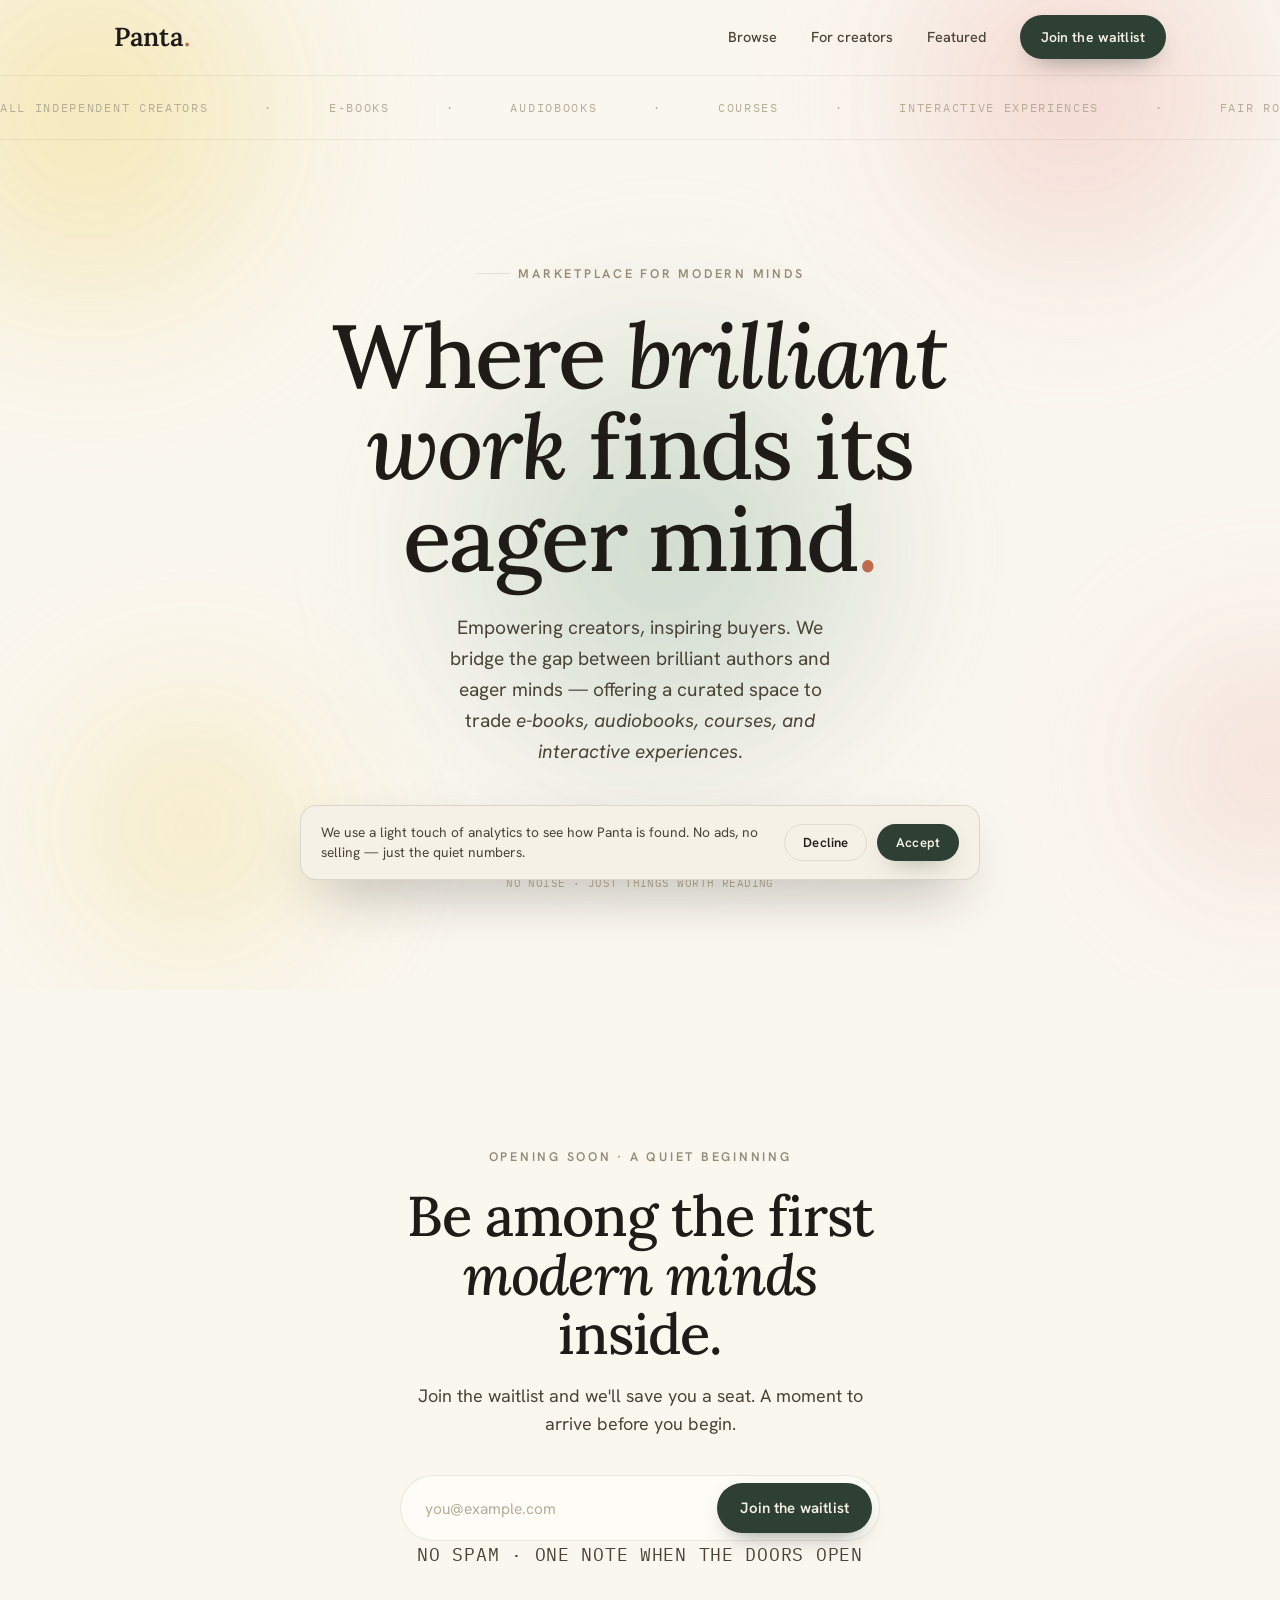
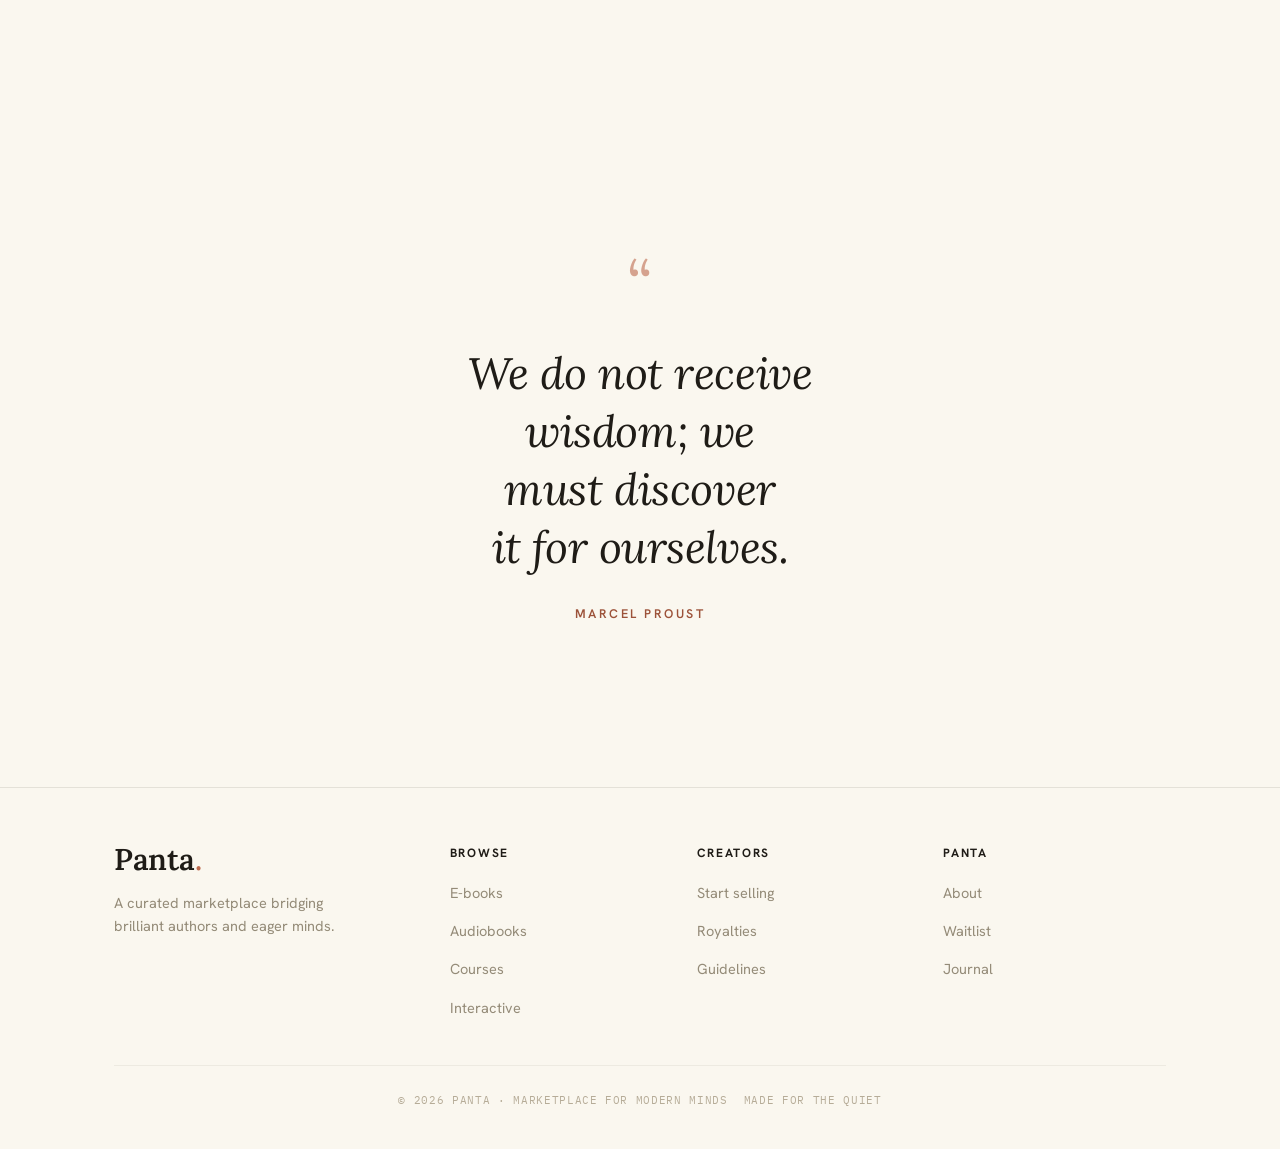
<file: index.html>
<!doctype html>
<html lang="en">
    <head>
        <meta charset="utf-8" />
        <meta name="viewport" content="width=device-width, initial-scale=1" />

        <!-- Google tag (gtag.js) — GA4 -->
        <script
            async
            src="https://www.googletagmanager.com/gtag/js?id=G-8SDCCMNHDT"
        ></script>
        <script>
            window.dataLayer = window.dataLayer || [];
            function gtag() {
                dataLayer.push(arguments);
            }
            // Consent Mode v2 — deny storage until the visitor chooses
            gtag("consent", "default", {
                ad_storage: "denied",
                ad_user_data: "denied",
                ad_personalization: "denied",
                analytics_storage: "denied",
            });
            // Honor a stored choice immediately, before the banner loads
            try {
                if (localStorage.getItem("panta-consent") === "granted") {
                    gtag("consent", "update", {
                        ad_storage: "granted",
                        ad_user_data: "granted",
                        ad_personalization: "granted",
                        analytics_storage: "granted",
                    });
                }
            } catch (e) {}
            gtag("js", new Date());
            gtag("config", "G-8SDCCMNHDT");
        </script>

        <title>Panta — Marketplace for modern minds</title>
        <meta
            name="description"
            content="Panta is a curated marketplace bridging brilliant authors and eager minds — e-books, audiobooks, courses, and interactive experiences."
        />
        <link rel="preconnect" href="https://fonts.googleapis.com" />
        <link rel="preconnect" href="https://fonts.gstatic.com" crossorigin />
        <link
            href="https://fonts.googleapis.com/css2?family=Lora:ital,wght@0,400..600;1,400..600&family=Hanken+Grotesk:wght@400;500;600;700&family=IBM+Plex+Mono:wght@400;500&display=swap"
            rel="stylesheet"
        />
        <link rel="stylesheet" href="styles.css" />
        <link rel="icon" href="favicon.ico" sizes="any" />
        <link rel="icon" type="image/png" sizes="32x32" href="favicon-32.png" />
        <link
            rel="apple-touch-icon"
            sizes="180x180"
            href="apple-touch-icon.png"
        />
        <link rel="manifest" href="site.webmanifest" />
    </head>
    <body data-direction="editorial" data-motion="on">
        <!-- atmosphere -->
        <div class="atmosphere" aria-hidden="true">
            <div class="bloom bloom--gold"></div>
            <div class="bloom bloom--rose"></div>
            <div class="bloom bloom--sage"></div>
            <div class="bloom bloom--gold-2"></div>
            <div class="bloom bloom--rose-2"></div>
        </div>

        <!-- ======================= NAV ======================= -->
        <header class="nav" id="nav">
            <div class="wrap nav__inner">
                <a class="wordmark" href="#top"
                    >Panta<span class="dot">.</span></a
                >
                <nav class="nav__links">
                    <a class="nav-link" href="in-progress.html">Browse</a>
                    <a class="nav-link" href="in-progress.html">For creators</a>
                    <a class="nav-link" href="in-progress.html">Featured</a>
                    <a class="btn btn--primary" href="#waitlist"
                        >Join the waitlist</a
                    >
                </nav>
                <button
                    class="nav__menu-btn"
                    id="navMenuBtn"
                    type="button"
                    aria-label="Open menu"
                    aria-expanded="false"
                    aria-controls="navMenu"
                >
                    <span></span><span></span><span></span>
                </button>
            </div>
            <div class="nav__menu" id="navMenu">
                <div class="wrap nav__menu-inner">
                    <a class="nav__menu-link" href="in-progress.html">Browse</a>
                    <a class="nav__menu-link" href="in-progress.html"
                        >For creators</a
                    >
                    <a class="nav__menu-link" href="in-progress.html"
                        >Featured</a
                    >
                    <a class="btn btn--primary nav__menu-cta" href="#waitlist"
                        >Join the waitlist</a
                    >
                </div>
            </div>
        </header>
        <!-- ======================= STRIP ======================= -->
        <div class="strip" aria-hidden="true">
            <div class="strip__row" id="strip">
                <span>All independent creators</span>
                <span>·</span>
                <span>e-books</span>
                <span>·</span>
                <span>audiobooks</span>
                <span>·</span>
                <span>courses</span>
                <span>·</span>
                <span>interactive experiences</span>
                <span>·</span>
                <span>fair royalties for authors</span>
                <span>·</span>
            </div>
        </div>

        <main id="top">
            <!-- ======================= HERO ======================= -->
            <section class="hero">
                <div class="wrap hero__grid">
                    <div class="hero__copy">
                        <div class="hero__eyebrow eyebrow reveal">
                            <span class="rule"></span>
                            Marketplace for modern minds
                        </div>
                        <h1 class="reveal" data-d="1">
                            Where <em>brilliant work</em> finds its<br />eager
                            mind<span class="dot">.</span>
                        </h1>
                        <p class="hero__lede reveal" data-d="2">
                            Empowering creators, inspiring buyers. We bridge the
                            gap between brilliant authors and eager minds —
                            offering a curated space to trade
                            <em
                                >e-books, audiobooks, courses, and interactive
                                experiences</em
                            >.
                        </p>
                        <div class="hero__cta reveal" data-d="3">
                            <a class="btn btn--primary" href="#waitlist"
                                >Join the waitlist
                                <span class="arrow">→</span></a
                            >
                            <a class="btn btn--ghost" href="in-progress.html"
                                >Browse the shelves</a
                            >
                        </div>
                        <p class="hero__note reveal" data-d="4">
                            No noise · just things worth reading
                        </p>
                    </div>

                    <div
                        class="hero__visual reveal"
                        data-d="2"
                        aria-hidden="true"
                    >
                        <div class="cover c1">
                            <span class="cover__tag">e-book</span>
                        </div>
                        <div class="cover c2">
                            <span class="cover__tag">audiobook</span>
                        </div>
                        <div class="cover c3">
                            <span class="cover__tag">course</span>
                        </div>
                    </div>
                </div>
            </section>

            <!-- ======================= CATEGORIES ======================= -->
            <!-- --
            <section class="sec" id="categories">
                <div class="wrap">
                    <div class="sec__head reveal">
                        <span class="eyebrow"
                            >The shelves<span class="dot"> ·</span> what you can
                            trade</span
                        >
                        <h2 class="sec__title">
                            Four ways to <em>think, learn,</em> and listen.
                        </h2>
                        <p class="sec__sub">
                            Every format a modern mind reaches for — curated,
                            never crowded.
                        </p>
                    </div>
                    <div class="cats">
                        <a
                            class="cat reveal"
                            data-d="1"
                            href="in-progress.html"
                        >
                            <span class="cat__num">01</span>
                            <div class="cat__thumb"></div>
                            <h3 class="cat__name">E-books</h3>
                            <p class="cat__desc">
                                Long-form ideas and fiction from independent
                                authors, DRM-free.
                            </p>
                            <span class="cat__go"
                                >Explore <span class="arrow">→</span></span
                            >
                        </a>
                        <a
                            class="cat reveal"
                            data-d="2"
                            href="in-progress.html"
                        >
                            <span class="cat__num">02</span>
                            <div class="cat__thumb"></div>
                            <h3 class="cat__name">Audiobooks</h3>
                            <p class="cat__desc">
                                Voices worth your commute, narrated and produced
                                with care.
                            </p>
                            <span class="cat__go"
                                >Explore <span class="arrow">→</span></span
                            >
                        </a>
                        <a
                            class="cat reveal"
                            data-d="3"
                            href="in-progress.html"
                        >
                            <span class="cat__num">03</span>
                            <div class="cat__thumb"></div>
                            <h3 class="cat__name">Courses</h3>
                            <p class="cat__desc">
                                Self-paced craft and knowledge, taught by people
                                who make things.
                            </p>
                            <span class="cat__go"
                                >Explore <span class="arrow">→</span></span
                            >
                        </a>
                        <a
                            class="cat reveal"
                            data-d="4"
                            href="in-progress.html"
                        >
                            <span class="cat__num">04</span>
                            <div class="cat__thumb"></div>
                            <h3 class="cat__name">Interactive</h3>
                            <p class="cat__desc">
                                Living documents, playable essays, and
                                experiences that respond.
                            </p>
                            <span class="cat__go"
                                >Explore <span class="arrow">→</span></span
                            >
                        </a>
                    </div>
                </div>
            </section>
            -->

            <!-- ======================= FEATURED SHELF ======================= -->
            <!-- --
            <section class="sec" id="shelf" style="padding-top: 0">
                <div class="wrap">
                    <div class="sec__head reveal">
                        <span class="eyebrow"
                            >On the shelves now<span class="dot"> ·</span>
                            curated weekly</span
                        >
                        <h2 class="sec__title">
                            Hand-picked, not <em>algorithm-fed.</em>
                        </h2>
                    </div>
                    <div class="shelf">
                        <div class="shelf__item reveal" data-d="1">
                            <div class="shelf__cover">
                                <span class="shelf__ph">cover art</span>
                            </div>
                            <div class="shelf__meta">
                                <span class="k">E-book</span>
                                <p class="t">Essays on the quiet life</p>
                            </div>
                        </div>
                        <div class="shelf__item reveal" data-d="2">
                            <div class="shelf__cover">
                                <span class="shelf__ph">cover art</span>
                            </div>
                            <div class="shelf__meta">
                                <span class="k">Audiobook</span>
                                <p class="t">Notes from a slower year</p>
                            </div>
                        </div>
                        <div class="shelf__item reveal" data-d="3">
                            <div class="shelf__cover">
                                <span class="shelf__ph">cover art</span>
                            </div>
                            <div class="shelf__meta">
                                <span class="k">Course</span>
                                <p class="t">The craft of attention</p>
                            </div>
                        </div>
                        <div class="shelf__item reveal" data-d="4">
                            <div class="shelf__cover">
                                <span class="shelf__ph">cover art</span>
                            </div>
                            <div class="shelf__meta">
                                <span class="k">Interactive</span>
                                <p class="t">A field guide to ideas</p>
                            </div>
                        </div>
                    </div>
                </div>
            </section>
            -->

            <!-- ======================= READERS / CREATORS ======================= -->
            <!-- --
            <section class="sec" id="creators" style="padding-top: 0">
                <div class="wrap">
                    <div class="duo">
                        <div class="panel panel--readers reveal" data-d="1">
                            <span class="panel__eyebrow">For readers</span>
                            <h3 class="panel__title">
                                Find your <em>next</em> idea.
                            </h3>
                            <p class="panel__lead">
                                A calm, curated catalogue with no dark patterns
                                and no infinite scroll — just work chosen
                                because it's good.
                            </p>
                            <ul class="panel__list">
                                <li>One library across every format you buy</li>
                                <li>Read, listen, and learn on any device</li>
                                <li>
                                    Support the people who made it, directly
                                </li>
                            </ul>
                            <a class="btn btn--ghost" href="in-progress.html"
                                >Start exploring</a
                            >
                        </div>
                        <div class="panel panel--creators reveal" data-d="2">
                            <span class="panel__eyebrow">For creators</span>
                            <h3 class="panel__title">
                                Publish on your <em>own</em> terms.
                            </h3>
                            <p class="panel__lead">
                                Bring your e-book, audiobook, course, or
                                interactive work to a marketplace built to put
                                your craft — and your earnings — first.
                            </p>
                            <ul class="panel__list">
                                <li>Keep up to 90% of every sale</li>
                                <li>
                                    Set your price, your bundles, your rules
                                </li>
                                <li>Reach readers who came to pay attention</li>
                            </ul>
                            <a class="btn btn--ghost" href="in-progress.html"
                                >Sell your work</a
                            >
                        </div>
                    </div>
                </div>
            </section>
            -->

            <!-- ======================= WAITLIST ======================= -->
            <section class="waitlist" id="waitlist">
                <div class="wrap waitlist__card reveal">
                    <span class="eyebrow"
                        >Opening soon<span class="dot"> ·</span> a quiet
                        beginning</span
                    >
                    <h2>Be among the first <em>modern minds</em> inside.</h2>
                    <p>
                        Join the waitlist and we'll save you a seat. A moment to
                        arrive before you begin.
                    </p>
                    <form class="form" id="waitlistForm" novalidate>
                        <input
                            type="hidden"
                            name="access_key"
                            value="75010886-2d32-4f87-a606-ab42708fe256"
                        />
                        <input
                            type="hidden"
                            name="subject"
                            value="New Panta waitlist signup"
                        />
                        <input
                            type="hidden"
                            name="from_name"
                            value="Panta Waitlist"
                        />
                        <input
                            type="checkbox"
                            name="botcheck"
                            style="display: none"
                            tabindex="-1"
                            autocomplete="off"
                            aria-hidden="true"
                        />
                        <input
                            type="email"
                            id="email"
                            name="email"
                            placeholder="you@example.com"
                            autocomplete="email"
                            aria-label="Email address"
                            required
                        />
                        <button class="btn btn--primary" type="submit">
                            Join the waitlist
                        </button>
                    </form>
                    <p class="form__note" id="formNote">
                        No spam · one note when the doors open
                    </p>
                </div>
            </section>

            <!-- ======================= QUOTE MOMENT ======================= -->
            <section class="quote">
                <div class="wrap reveal">
                    <span class="quote__mark">&ldquo;</span>
                    <p class="quote__text">
                        We do not receive wisdom; we must discover it for
                        ourselves.
                    </p>
                    <p class="quote__by">Marcel Proust</p>
                </div>
            </section>
        </main>

        <!-- ======================= FOOTER ======================= -->
        <footer class="footer">
            <div class="wrap">
                <div class="footer__grid">
                    <div class="footer__brand">
                        <a class="wordmark" href="#top"
                            >Panta<span class="dot">.</span></a
                        >
                        <p class="footer__tag">
                            A curated marketplace bridging brilliant authors and
                            eager minds.
                        </p>
                    </div>
                    <div class="footer__col">
                        <h4>Browse</h4>
                        <ul>
                            <li><a href="in-progress.html">E-books</a></li>
                            <li><a href="in-progress.html">Audiobooks</a></li>
                            <li><a href="in-progress.html">Courses</a></li>
                            <li><a href="in-progress.html">Interactive</a></li>
                        </ul>
                    </div>
                    <div class="footer__col">
                        <h4>Creators</h4>
                        <ul>
                            <li>
                                <a href="in-progress.html">Start selling</a>
                            </li>
                            <li><a href="in-progress.html">Royalties</a></li>
                            <li><a href="in-progress.html">Guidelines</a></li>
                        </ul>
                    </div>
                    <div class="footer__col">
                        <h4>Panta</h4>
                        <ul>
                            <li><a href="in-progress.html">About</a></li>
                            <li><a href="#waitlist">Waitlist</a></li>
                            <li><a href="in-progress.html">Journal</a></li>
                        </ul>
                    </div>
                </div>
                <div class="footer__base">
                    <span class="mono"
                        >© 2026 Panta · Marketplace for modern minds</span
                    >
                    <span class="mono">made for the quiet</span>
                </div>
            </div>
        </footer>

        <!-- behaviour -->
        <script src="app.js"></script>
    </body>
</html>
</file>
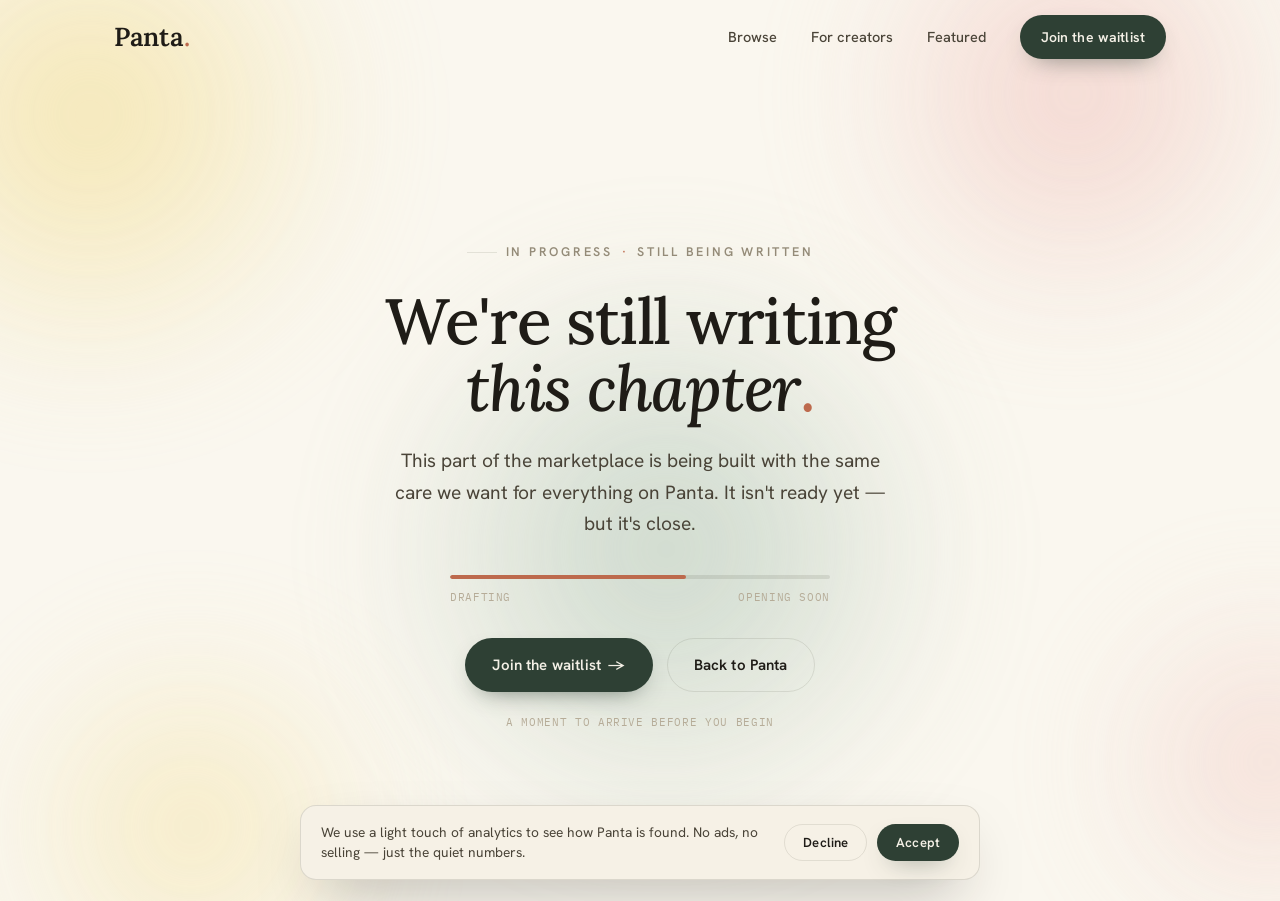
<file: in-progress.html>
<!doctype html>
<html lang="en">
<head>
<meta charset="utf-8" />
<meta name="viewport" content="width=device-width, initial-scale=1" />

<!-- Google tag (gtag.js) — GA4 -->
<script async src="https://www.googletagmanager.com/gtag/js?id=G-8SDCCMNHDT"></script>
<script>
  window.dataLayer = window.dataLayer || [];
  function gtag(){ dataLayer.push(arguments); }
  // Consent Mode v2 — deny storage until the visitor chooses
  gtag('consent', 'default', {
    ad_storage: 'denied',
    ad_user_data: 'denied',
    ad_personalization: 'denied',
    analytics_storage: 'denied'
  });
  // Honor a stored choice immediately, before the banner loads
  try {
    if (localStorage.getItem('panta-consent') === 'granted') {
      gtag('consent', 'update', {
        ad_storage: 'granted',
        ad_user_data: 'granted',
        ad_personalization: 'granted',
        analytics_storage: 'granted'
      });
    }
  } catch (e) {}
  gtag('js', new Date());
  gtag('config', 'G-8SDCCMNHDT');
</script>

<title>Still being written — Panta</title>
<meta name="description" content="This corner of Panta is still being written. Join the waitlist and we'll let you know the moment it opens." />
<link rel="preconnect" href="https://fonts.googleapis.com" />
<link rel="preconnect" href="https://fonts.gstatic.com" crossorigin />
<link href="https://fonts.googleapis.com/css2?family=Lora:ital,wght@0,400..600;1,400..600&family=Hanken+Grotesk:wght@400;500;600;700&family=IBM+Plex+Mono:wght@400;500&display=swap" rel="stylesheet" />
<link rel="stylesheet" href="styles.css" />
<link rel="icon" href="favicon.ico" sizes="any" />
<link rel="icon" type="image/png" sizes="32x32" href="favicon-32.png" />
<link rel="apple-touch-icon" sizes="180x180" href="apple-touch-icon.png" />
<link rel="manifest" href="site.webmanifest" />
</head>
<body data-motion="on">

  <div class="atmosphere" aria-hidden="true">
    <div class="bloom bloom--gold"></div>
    <div class="bloom bloom--rose"></div>
    <div class="bloom bloom--sage"></div>
    <div class="bloom bloom--gold-2"></div>
    <div class="bloom bloom--rose-2"></div>
  </div>

  <header class="nav" id="nav">
    <div class="wrap nav__inner">
      <a class="wordmark" href="index.html">Panta<span class="dot">.</span></a>
      <nav class="nav__links">
        <a class="nav-link" href="in-progress.html">Browse</a>
        <a class="nav-link" href="in-progress.html">For creators</a>
        <a class="nav-link" href="in-progress.html">Featured</a>
        <a class="btn btn--primary" href="index.html#waitlist">Join the waitlist</a>
      </nav>
    </div>
  </header>

  <main class="stage">
    <div class="wrap stage__inner">
      <div class="stage__eyebrow eyebrow">
        <span class="rule"></span>
        In progress<span class="dot"> ·</span> still being written
      </div>
      <h1>We're still writing<br /><em>this chapter</em><span class="dot">.</span></h1>
      <p class="stage__lede">
        This part of the marketplace is being built with the same care we want
        for everything on Panta. It isn't ready yet — but it's close.
      </p>

      <div class="progress" aria-hidden="true">
        <div class="progress__track"><div class="progress__fill"></div></div>
        <div class="progress__labels">
          <span>drafting</span>
          <span>opening soon</span>
        </div>
      </div>

      <div class="stage__cta">
        <a class="btn btn--primary" href="index.html#waitlist">Join the waitlist <span class="arrow">→</span></a>
        <a class="btn btn--ghost" href="index.html">Back to Panta</a>
      </div>
      <p class="stage__note">A moment to arrive before you begin</p>
    </div>
  </main>

  <script src="app.js"></script>
</body>
</html>
</file>
<file: styles.css>
/* ============================================================
   Panta — Marketplace for modern minds
   Palette + type derived from the Panta brand:
   warm ivory canvas, butter-gold / dusty-rose / sage blooms,
   terracotta accent, deep forest green. Lora + Hanken Grotesk.
   ============================================================ */

:root {
  /* base canvas + ink */
  --bg:        #faf7ef;
  --bg-warm:   #f6f1e6;
  --ink:       #1f1c17;
  --ink-soft:  #4a4438;
  --muted:     #948b78;
  --faint:     #b6ac98;
  --line:      rgba(43, 38, 28, 0.10);
  --line-soft: rgba(43, 38, 28, 0.06);
  --card:      #fefcf7;

  /* accents */
  --accent:    #bd6a4d;   /* terracotta — the brand dot */
  --accent-ink:#9c5239;
  --forest:    #2e4034;   /* deep green button */
  --forest-hi: #3a5142;

  /* bloom hues */
  --bloom-gold: 47 78% 80%;
  --bloom-rose: 8 62% 86%;
  --bloom-sage: 138 16% 76%;

  /* atmosphere intensity (0–1.4), driven by Tweaks */
  --atmos: 1;

  /* fonts */
  --serif: 'Lora', Georgia, 'Times New Roman', serif;
  --sans:  'Hanken Grotesk', system-ui, -apple-system, sans-serif;
  --mono:  'IBM Plex Mono', ui-monospace, 'SF Mono', Menlo, monospace;

  /* rhythm */
  --maxw: 1180px;
  --gutter: clamp(20px, 5vw, 64px);
  --radius: 14px;
}

* { box-sizing: border-box; }

html { -webkit-text-size-adjust: 100%; scroll-behavior: smooth; }

body {
  margin: 0;
  background: var(--bg);
  color: var(--ink);
  font-family: var(--sans);
  font-size: 17px;
  line-height: 1.6;
  -webkit-font-smoothing: antialiased;
  text-rendering: optimizeLegibility;
  overflow-x: hidden;
}

@media (prefers-reduced-motion: reduce) {
  html { scroll-behavior: auto; }
}

/* ---- atmosphere: soft drifting gradient blooms ---- */
.atmosphere {
  position: fixed;
  inset: -10vh -10vw;
  z-index: -1;
  pointer-events: none;
  overflow: hidden;
}
.bloom {
  position: absolute;
  border-radius: 50%;
  filter: blur(60px);
  opacity: calc(0.9 * var(--atmos));
  will-change: transform;
}
.bloom--gold {
  width: 46vw; height: 46vw;
  top: -10vh; left: -6vw;
  background: radial-gradient(circle, hsl(var(--bloom-gold) / 0.95), hsl(var(--bloom-gold) / 0) 68%);
  animation: drift-a 34s ease-in-out infinite alternate;
}
.bloom--rose {
  width: 40vw; height: 40vw;
  top: -8vh; right: 6vw;
  background: radial-gradient(circle, hsl(var(--bloom-rose) / 0.9), hsl(var(--bloom-rose) / 0) 66%);
  animation: drift-b 42s ease-in-out infinite alternate;
}
.bloom--sage {
  width: 52vw; height: 52vw;
  top: 34vh; left: 36vw;
  background: radial-gradient(circle, hsl(var(--bloom-sage) / 0.85), hsl(var(--bloom-sage) / 0) 64%);
  animation: drift-c 50s ease-in-out infinite alternate;
}
.bloom--gold-2 {
  width: 34vw; height: 34vw;
  bottom: -6vh; left: 8vw;
  background: radial-gradient(circle, hsl(var(--bloom-gold) / 0.7), hsl(var(--bloom-gold) / 0) 66%);
  animation: drift-b 46s ease-in-out infinite alternate;
}
.bloom--rose-2 {
  width: 30vw; height: 30vw;
  bottom: 4vh; right: -4vw;
  background: radial-gradient(circle, hsl(var(--bloom-rose) / 0.7), hsl(var(--bloom-rose) / 0) 66%);
  animation: drift-a 38s ease-in-out infinite alternate;
}

@keyframes drift-a {
  from { transform: translate3d(0,0,0) scale(1); }
  to   { transform: translate3d(4vw, 5vh, 0) scale(1.12); }
}
@keyframes drift-b {
  from { transform: translate3d(0,0,0) scale(1.05); }
  to   { transform: translate3d(-5vw, 4vh, 0) scale(1); }
}
@keyframes drift-c {
  from { transform: translate3d(0,0,0) scale(1); }
  to   { transform: translate3d(3vw, -6vh, 0) scale(1.1); }
}
@media (prefers-reduced-motion: reduce) {
  .bloom { animation: none !important; }
}
body[data-motion="off"] .bloom { animation: none !important; }

/* ---- layout ---- */
.wrap {
  width: 100%;
  max-width: var(--maxw);
  margin-inline: auto;
  padding-inline: var(--gutter);
}
section { position: relative; }

/* ---- typography helpers ---- */
.eyebrow {
  font-family: var(--sans);
  font-size: 12.5px;
  font-weight: 600;
  letter-spacing: 0.22em;
  text-transform: uppercase;
  color: var(--muted);
}
.eyebrow .dot { color: var(--accent); }
.mono {
  font-family: var(--mono);
  font-size: 11px;
  letter-spacing: 0.06em;
  text-transform: uppercase;
  color: var(--faint);
}
.serif-italic { font-family: var(--serif); font-style: italic; }
.accent { color: var(--accent); }

h1, h2, h3 { margin: 0; font-weight: 500; line-height: 1.08; letter-spacing: -0.01em; }

/* ---- buttons ---- */
.btn {
  display: inline-flex;
  align-items: center;
  gap: 0.5em;
  font-family: var(--sans);
  font-size: 15px;
  font-weight: 600;
  letter-spacing: 0.01em;
  white-space: nowrap;
  padding: 14px 26px;
  border-radius: 999px;
  border: 1px solid transparent;
  cursor: pointer;
  text-decoration: none;
  transition: transform .25s cubic-bezier(.2,.7,.2,1), background-color .25s, box-shadow .25s, color .25s;
}
.btn:active { transform: translateY(1px) scale(.99); }
.btn--primary {
  background: var(--forest);
  color: #f4f0e6;
  box-shadow: 0 10px 26px -14px rgba(46,64,52,0.8);
}
.btn--primary:hover { background: var(--forest-hi); transform: translateY(-2px); box-shadow: 0 18px 34px -16px rgba(46,64,52,0.75); }
.btn--ghost {
  background: transparent;
  color: var(--ink);
  border-color: var(--line);
}
.btn--ghost:hover { border-color: var(--accent); color: var(--accent-ink); transform: translateY(-2px); }
.btn .arrow { transition: transform .25s; }
.btn:hover .arrow { transform: translateX(3px); }

/* ============================================================
   NAV
   ============================================================ */
.nav {
  position: sticky;
  top: 0;
  z-index: 40;
  transition: background-color .3s, border-color .3s, backdrop-filter .3s;
  border-bottom: 1px solid transparent;
}
.nav.scrolled {
  background: rgba(250, 247, 239, 0.72);
  backdrop-filter: saturate(140%) blur(14px);
  -webkit-backdrop-filter: saturate(140%) blur(14px);
  border-bottom-color: var(--line-soft);
}
.nav__inner {
  display: flex;
  align-items: center;
  justify-content: space-between;
  height: 74px;
}
.wordmark {
  font-family: var(--serif);
  font-weight: 600;
  font-size: 26px;
  letter-spacing: -0.01em;
  color: var(--ink);
  text-decoration: none;
  line-height: 1;
}
.wordmark .dot { color: var(--accent); }
.nav__links {
  display: flex;
  align-items: center;
  gap: 34px;
}
.nav__links a:not(.btn) {
  font-size: 14.5px;
  font-weight: 500;
  color: var(--ink-soft);
  text-decoration: none;
  position: relative;
  transition: color .2s;
}
.nav__links a:not(.btn)::after {
  content: "";
  position: absolute;
  left: 0; bottom: -5px;
  width: 0; height: 1.5px;
  background: var(--accent);
  transition: width .25s ease;
}
.nav__links a:not(.btn):hover { color: var(--ink); }
.nav__links a:not(.btn):hover::after { width: 100%; }
.nav__links .btn--primary { font-size: 14px; padding: 10px 20px; }

/* hamburger toggle — hidden on desktop */
.nav__menu-btn {
  display: none;
  flex-direction: column;
  justify-content: center;
  gap: 5px;
  width: 42px; height: 42px;
  padding: 0;
  background: transparent;
  border: 1px solid var(--line);
  border-radius: 12px;
  cursor: pointer;
  transition: border-color .2s;
}
.nav__menu-btn span {
  display: block;
  width: 18px; height: 2px;
  margin: 0 auto;
  background: var(--ink);
  border-radius: 2px;
  transition: transform .25s ease, opacity .2s ease;
}
.nav--menu-open .nav__menu-btn span:nth-child(1) { transform: translateY(7px) rotate(45deg); }
.nav--menu-open .nav__menu-btn span:nth-child(2) { opacity: 0; }
.nav--menu-open .nav__menu-btn span:nth-child(3) { transform: translateY(-7px) rotate(-45deg); }

/* mobile dropdown panel — collapsed by default */
.nav__menu { display: none; }
.nav__menu-inner {
  display: flex;
  flex-direction: column;
  gap: 2px;
  padding-block: 10px 22px;
}
.nav__menu-link {
  font-family: var(--sans);
  font-size: 16px;
  font-weight: 500;
  color: var(--ink-soft);
  text-decoration: none;
  padding: 13px 2px;
  border-bottom: 1px solid var(--line-soft);
  transition: color .2s;
}
.nav__menu-link:hover { color: var(--ink); }
.nav__menu-cta { margin-top: 14px; justify-content: center; }

@media (max-width: 760px) {
  .nav__links .nav-link { display: none; }
  .nav__links .btn--primary { display: none; }
  .nav__menu-btn { display: flex; }
  .nav__menu {
    display: block;
    overflow: hidden;
    max-height: 0;
    background: rgba(250, 247, 239, 0.98);
    backdrop-filter: saturate(140%) blur(14px);
    -webkit-backdrop-filter: saturate(140%) blur(14px);
    border-bottom: 1px solid transparent;
    transition: max-height .32s cubic-bezier(.2,.7,.2,1), border-color .32s;
  }
  .nav--menu-open .nav__menu {
    max-height: 360px;
    border-bottom-color: var(--line-soft);
  }
}

/* ============================================================
   HERO
   ============================================================ */
.hero {
  padding-top: clamp(56px, 9vw, 120px);
  padding-bottom: clamp(56px, 9vw, 110px);
}
.hero__grid {
  display: grid;
  grid-template-columns: 1.15fr 0.85fr;
  gap: clamp(36px, 6vw, 80px);
  align-items: center;
}
.hero__eyebrow { margin-bottom: 26px; display: inline-flex; gap: 0.7em; align-items: center; }
.hero__eyebrow .rule { width: 34px; height: 1px; background: var(--line); display: inline-block; }
.hero h1 {
  font-family: var(--serif);
  font-size: clamp(42px, 6.4vw, 84px);
  font-weight: 500;
  line-height: 1.02;
  letter-spacing: -0.02em;
  margin-bottom: 28px;
}
.hero h1 em { font-style: italic; }
.hero h1 .dot { color: var(--accent); }
.hero__lede {
  font-size: clamp(17px, 1.5vw, 20px);
  line-height: 1.62;
  color: var(--ink-soft);
  max-width: 36ch;
  margin-bottom: 36px;
}
.hero__cta { display: flex; flex-wrap: wrap; gap: 14px; align-items: center; }
.hero__note {
  margin-top: 18px;
  font-family: var(--mono);
  font-size: 11px;
  letter-spacing: 0.04em;
  color: var(--faint);
  text-transform: uppercase;
}

/* hero visual — stacked "shelf" of placeholder covers */
.hero__visual {
  position: relative;
  display: grid;
  grid-template-columns: repeat(3, 1fr);
  gap: 16px;
  align-items: end;
}
.cover {
  position: relative;
  border-radius: 8px;
  overflow: hidden;
  background: var(--card);
  border: 1px solid var(--line);
  box-shadow: 0 24px 50px -28px rgba(43,38,28,0.45);
  display: flex;
  align-items: flex-end;
  padding: 12px;
}
.cover::before {
  content: "";
  position: absolute;
  inset: 0;
  background-image: repeating-linear-gradient(
    -45deg,
    rgba(43,38,28,0.05) 0 1px,
    transparent 1px 11px
  );
}
.cover__tag {
  position: relative;
  font-family: var(--mono);
  font-size: 10px;
  letter-spacing: 0.06em;
  text-transform: uppercase;
  color: var(--muted);
  background: rgba(254,252,247,0.85);
  padding: 4px 8px;
  border-radius: 5px;
}
.cover.c1 { aspect-ratio: 3/4.4; transform: translateY(0); }
.cover.c2 { aspect-ratio: 3/4.9; transform: translateY(-20px); background: linear-gradient(160deg, hsl(var(--bloom-rose)/.5), var(--card)); }
.cover.c3 { aspect-ratio: 3/4.2; transform: translateY(14px); background: linear-gradient(160deg, hsl(var(--bloom-sage)/.5), var(--card)); }

/* ============================================================
   MARQUEE STRIP (logos / trust)
   ============================================================ */
.strip {
  border-top: 1px solid var(--line-soft);
  border-bottom: 1px solid var(--line-soft);
  padding: 22px 0;
  overflow: hidden;
}
.strip__row {
  display: flex;
  align-items: center;
  white-space: nowrap;
  width: max-content;
  animation: marquee 36s linear infinite;
}
.strip__row span {
  margin-right: 56px;
  font-family: var(--mono);
  font-size: 12px;
  letter-spacing: 0.14em;
  text-transform: uppercase;
  color: var(--faint);
}
.strip__row span b { color: var(--muted); font-weight: 500; }
@keyframes marquee { to { transform: translateX(-50%); } }
body[data-motion="off"] .strip__row { animation: none; }
@media (prefers-reduced-motion: reduce) { .strip__row { animation: none; } }

/* ============================================================
   SECTION HEADER
   ============================================================ */
.sec { padding-block: clamp(64px, 9vw, 120px); }
.sec__head { max-width: 56ch; margin-bottom: clamp(36px, 5vw, 60px); }
.sec__head.center { margin-inline: auto; text-align: center; }
.sec__title {
  font-family: var(--serif);
  font-size: clamp(30px, 4vw, 48px);
  font-weight: 500;
  letter-spacing: -0.02em;
  line-height: 1.08;
  margin-top: 16px;
  margin-bottom: 16px;
}
.sec__title em { font-style: italic; }
.sec__sub { font-size: 18px; color: var(--ink-soft); line-height: 1.6; }

/* ============================================================
   CATEGORIES
   ============================================================ */
.cats {
  display: grid;
  grid-template-columns: repeat(4, 1fr);
  gap: 20px;
}
.cat {
  display: flex;
  flex-direction: column;
  background: var(--card);
  border: 1px solid var(--line);
  border-radius: var(--radius);
  padding: 26px 24px 24px;
  text-decoration: none;
  color: inherit;
  min-height: 280px;
  transition: transform .3s cubic-bezier(.2,.7,.2,1), box-shadow .3s, border-color .3s;
}
.cat:hover {
  transform: translateY(-6px);
  box-shadow: 0 26px 50px -30px rgba(43,38,28,0.5);
  border-color: rgba(189,106,77,0.4);
}
.cat__num {
  font-family: var(--mono);
  font-size: 11px;
  letter-spacing: 0.08em;
  color: var(--faint);
}
.cat__thumb {
  margin: 18px 0 22px;
  height: 92px;
  border-radius: 8px;
  position: relative;
  overflow: hidden;
  border: 1px solid var(--line-soft);
}
.cat__thumb::before {
  content: "";
  position: absolute; inset: 0;
  background-image: repeating-linear-gradient(45deg, rgba(43,38,28,0.05) 0 1px, transparent 1px 12px);
}
.cat:nth-child(1) .cat__thumb { background: linear-gradient(150deg, hsl(var(--bloom-gold)/.55), var(--bg-warm)); }
.cat:nth-child(2) .cat__thumb { background: linear-gradient(150deg, hsl(var(--bloom-rose)/.55), var(--bg-warm)); }
.cat:nth-child(3) .cat__thumb { background: linear-gradient(150deg, hsl(var(--bloom-sage)/.55), var(--bg-warm)); }
.cat:nth-child(4) .cat__thumb { background: linear-gradient(150deg, hsl(28 50% 82% / .6), var(--bg-warm)); }
.cat__name {
  font-family: var(--serif);
  font-size: 24px;
  font-weight: 500;
  margin-bottom: 8px;
  margin-top: auto;
}
.cat__desc { font-size: 14.5px; color: var(--muted); line-height: 1.5; }
.cat__go {
  margin-top: 16px;
  font-size: 13px;
  font-weight: 600;
  color: var(--accent-ink);
  display: inline-flex;
  gap: 0.4em;
}
.cat__go .arrow { transition: transform .25s; }
.cat:hover .cat__go .arrow { transform: translateX(4px); }

/* ============================================================
   FEATURED SHELF
   ============================================================ */
.shelf {
  display: grid;
  grid-template-columns: repeat(4, 1fr);
  gap: 22px;
}
.shelf__item { display: flex; flex-direction: column; gap: 14px; }
.shelf__cover {
  aspect-ratio: 3/4;
  border-radius: 8px;
  position: relative;
  overflow: hidden;
  border: 1px solid var(--line);
  background: var(--card);
  box-shadow: 0 18px 40px -28px rgba(43,38,28,0.5);
  transition: transform .3s cubic-bezier(.2,.7,.2,1);
  display: flex; align-items: flex-end; padding: 12px;
}
.shelf__item:hover .shelf__cover { transform: translateY(-6px); }
.shelf__cover::before {
  content: ""; position: absolute; inset: 0;
  background-image: repeating-linear-gradient(-45deg, rgba(43,38,28,0.045) 0 1px, transparent 1px 12px);
}
.shelf__item:nth-child(1) .shelf__cover { background: linear-gradient(165deg, hsl(var(--bloom-gold)/.5), var(--card)); }
.shelf__item:nth-child(2) .shelf__cover { background: linear-gradient(165deg, hsl(var(--bloom-rose)/.5), var(--card)); }
.shelf__item:nth-child(3) .shelf__cover { background: linear-gradient(165deg, hsl(var(--bloom-sage)/.5), var(--card)); }
.shelf__item:nth-child(4) .shelf__cover { background: linear-gradient(165deg, hsl(28 50% 82%/.55), var(--card)); }
.shelf__ph {
  position: relative;
  font-family: var(--mono);
  font-size: 10px;
  letter-spacing: 0.06em;
  text-transform: uppercase;
  color: var(--muted);
  background: rgba(254,252,247,0.82);
  padding: 4px 8px;
  border-radius: 5px;
}
.shelf__meta .k {
  font-family: var(--mono);
  font-size: 10.5px;
  letter-spacing: 0.08em;
  text-transform: uppercase;
  color: var(--accent-ink);
}
.shelf__meta .t {
  font-family: var(--serif);
  font-size: 17px;
  margin-top: 4px;
  line-height: 1.25;
}

/* ============================================================
   QUOTE MOMENT
   ============================================================ */
.quote {
  text-align: center;
  padding-block: clamp(80px, 12vw, 150px);
}
.quote__mark {
  font-family: var(--serif);
  font-size: 64px;
  line-height: 0;
  color: var(--accent);
  opacity: 0.6;
  display: block;
  margin-bottom: 30px;
  height: 30px;
}
.quote__text {
  font-family: var(--serif);
  font-style: italic;
  font-weight: 400;
  font-size: clamp(26px, 3.6vw, 44px);
  line-height: 1.32;
  letter-spacing: -0.01em;
  max-width: 18ch;
  margin: 0 auto 28px;
  color: var(--ink);
  text-wrap: balance;
}
.quote__by {
  font-family: var(--sans);
  font-size: 12.5px;
  font-weight: 600;
  letter-spacing: 0.2em;
  text-transform: uppercase;
  color: var(--accent-ink);
}

/* ============================================================
   TWO-UP: readers / creators
   ============================================================ */
.duo {
  display: grid;
  grid-template-columns: 1fr 1fr;
  gap: 22px;
}
.panel {
  border-radius: var(--radius);
  padding: clamp(30px, 4vw, 48px);
  border: 1px solid var(--line);
  position: relative;
  overflow: hidden;
}
.panel--readers { background: linear-gradient(155deg, hsl(var(--bloom-sage)/.45), var(--card)); }
.panel--creators { background: var(--forest); color: #ece6d8; border-color: transparent; }
.panel--creators .panel__eyebrow { color: hsl(var(--bloom-gold)/.95); }
.panel--creators .panel__lead { color: #ece6d8; }
.panel--creators .panel__list li { color: #d4cdbd; }
.panel--creators .panel__list li::before { background: hsl(var(--bloom-gold)/.9); }
.panel--creators .btn--ghost { color: #ece6d8; border-color: rgba(236,230,216,0.3); }
.panel--creators .btn--ghost:hover { border-color: hsl(var(--bloom-gold)/.9); color: hsl(var(--bloom-gold)/1); }
.panel__eyebrow {
  font-size: 12px; font-weight: 600; letter-spacing: 0.2em; text-transform: uppercase;
  color: var(--accent-ink);
}
.panel__title {
  font-family: var(--serif);
  font-size: clamp(26px, 3vw, 38px);
  font-weight: 500;
  margin: 16px 0 16px;
}
.panel__title em { font-style: italic; }
.panel__lead { font-size: 16px; line-height: 1.6; color: var(--ink-soft); margin-bottom: 26px; max-width: 38ch; }
.panel__list { list-style: none; padding: 0; margin: 0 0 30px; display: grid; gap: 14px; }
.panel__list li {
  position: relative; padding-left: 26px; font-size: 15.5px; color: var(--ink-soft); line-height: 1.45;
}
.panel__list li::before {
  content: ""; position: absolute; left: 0; top: 0.55em;
  width: 7px; height: 7px; border-radius: 50%; background: var(--accent);
}

/* ============================================================
   WAITLIST
   ============================================================ */
.waitlist {
  text-align: center;
  padding-block: clamp(70px, 10vw, 130px);
}
.waitlist__card {
  max-width: 640px;
  margin-inline: auto;
}
.waitlist h2 {
  font-family: var(--serif);
  font-size: clamp(32px, 4.6vw, 56px);
  font-weight: 500;
  letter-spacing: -0.02em;
  margin: 18px 0 18px;
  line-height: 1.05;
}
.waitlist h2 em { font-style: italic; }
.waitlist p { font-size: 18px; color: var(--ink-soft); margin: 0 auto 36px; max-width: 46ch; }
.form {
  display: flex;
  gap: 10px;
  max-width: 480px;
  margin: 0 auto;
  background: var(--card);
  border: 1px solid var(--line);
  border-radius: 999px;
  padding: 7px 7px 7px 22px;
  transition: border-color .25s, box-shadow .25s;
}
.form:focus-within { border-color: var(--accent); box-shadow: 0 0 0 4px rgba(189,106,77,0.12); }
.form input {
  flex: 1;
  border: none;
  background: transparent;
  font-family: var(--sans);
  font-size: 15.5px;
  color: var(--ink);
  outline: none;
}
.form input::placeholder { color: var(--faint); }
.form .btn--primary { white-space: nowrap; padding-inline: 22px; }
.form__note {
  margin-top: 16px;
  font-family: var(--mono);
  font-size: 11px;
  letter-spacing: 0.04em;
  text-transform: uppercase;
  color: var(--faint);
}
.form--done input { color: var(--forest); font-weight: 600; }

/* ============================================================
   FOOTER
   ============================================================ */
.footer {
  border-top: 1px solid var(--line);
  padding-block: 56px 40px;
}
.footer__grid {
  display: grid;
  grid-template-columns: 1.4fr repeat(3, 1fr);
  gap: 40px 24px;
  margin-bottom: 44px;
}
.footer__brand .wordmark { font-size: 30px; }
.footer__tag { margin-top: 14px; color: var(--muted); font-size: 14.5px; max-width: 30ch; line-height: 1.55; }
.footer__col h4 {
  font-family: var(--sans);
  font-size: 12px; font-weight: 700; letter-spacing: 0.14em; text-transform: uppercase;
  color: var(--ink); margin: 0 0 16px;
}
.footer__col ul { list-style: none; margin: 0; padding: 0; display: grid; gap: 11px; }
.footer__col a { color: var(--muted); text-decoration: none; font-size: 14.5px; transition: color .2s; }
.footer__col a:hover { color: var(--accent-ink); }
.footer__base {
  display: flex; justify-content: center; align-items: center; gap: 16px;
  padding-top: 26px; border-top: 1px solid var(--line-soft);
  font-size: 13px; color: var(--faint);
}
.footer__base .mono { color: var(--faint); }

/* ============================================================
   SCROLL REVEAL
   ============================================================ */
.reveal {
  opacity: 0;
  transform: translateY(22px);
  transition: opacity .9s cubic-bezier(.2,.7,.2,1), transform .9s cubic-bezier(.2,.7,.2,1);
}
.reveal.in { opacity: 1; transform: none; }
.reveal[data-d="1"] { transition-delay: .08s; }
.reveal[data-d="2"] { transition-delay: .16s; }
.reveal[data-d="3"] { transition-delay: .24s; }
.reveal[data-d="4"] { transition-delay: .32s; }
body[data-motion="off"] .reveal,
.no-motion .reveal { opacity: 1 !important; transform: none !important; transition: none !important; }
@media (prefers-reduced-motion: reduce) {
  .reveal { opacity: 1 !important; transform: none !important; }
}

/* ============================================================
   DIRECTION VARIANTS (set on <body data-direction>)
   ============================================================ */

/* — Editorial (default): centered, calm, serif-forward — */
body[data-direction="editorial"] .hero__grid {
  grid-template-columns: 1fr;
  text-align: center;
  max-width: 880px;
  margin-inline: auto;
}
body[data-direction="editorial"] .hero__eyebrow { justify-content: center; }
body[data-direction="editorial"] .hero__lede { margin-inline: auto; }
body[data-direction="editorial"] .hero__cta { justify-content: center; }
body[data-direction="editorial"] .hero__visual { display: none; }
body[data-direction="editorial"] .hero h1 { font-size: clamp(46px, 7vw, 92px); }

/* — Gallery: structured, asymmetric, marketplace-forward (uses base two-column hero) — */
body[data-direction="gallery"] .hero h1 { font-size: clamp(40px, 5.6vw, 76px); }

/* — Atmospheric: lush, large, immersive — */
body[data-direction="atmospheric"] .hero { padding-top: clamp(80px, 13vw, 170px); }
body[data-direction="atmospheric"] .hero__grid {
  grid-template-columns: 1fr;
  text-align: center;
  max-width: 960px;
  margin-inline: auto;
}
body[data-direction="atmospheric"] .hero__eyebrow { justify-content: center; }
body[data-direction="atmospheric"] .hero__lede { margin-inline: auto; font-size: clamp(18px, 1.7vw, 22px); }
body[data-direction="atmospheric"] .hero__cta { justify-content: center; }
body[data-direction="atmospheric"] .hero__visual { display: none; }
body[data-direction="atmospheric"] .hero h1 { font-size: clamp(52px, 9vw, 120px); }
body[data-direction="atmospheric"] .bloom { opacity: calc(1.25 * var(--atmos)); filter: blur(72px); }

/* ============================================================
   STANDALONE STAGE (404 / in-progress)
   ============================================================ */
.stage {
  min-height: calc(100vh - 74px);
  display: flex;
  align-items: center;
  justify-content: center;
  text-align: center;
  padding-block: clamp(60px, 12vh, 140px);
}
.stage__inner { max-width: 680px; }
.stage__code {
  font-family: var(--serif);
  font-style: italic;
  font-weight: 500;
  font-size: clamp(72px, 16vw, 168px);
  line-height: 0.9;
  letter-spacing: -0.03em;
  color: var(--ink);
  margin-bottom: 8px;
}
.stage__code .dot { color: var(--accent); }
.stage__eyebrow {
  display: inline-flex; gap: 0.7em; align-items: center;
  margin-bottom: 26px;
}
.stage__eyebrow .rule { width: 30px; height: 1px; background: var(--line); display: inline-block; }
.stage h1 {
  font-family: var(--serif);
  font-size: clamp(34px, 5.4vw, 64px);
  font-weight: 500;
  line-height: 1.04;
  letter-spacing: -0.02em;
  margin-bottom: 24px;
}
.stage h1 em { font-style: italic; }
.stage h1 .dot { color: var(--accent); }
.stage__lede {
  font-size: clamp(17px, 1.5vw, 20px);
  line-height: 1.62;
  color: var(--ink-soft);
  max-width: 46ch;
  margin: 0 auto 36px;
}
.stage__cta { display: flex; flex-wrap: wrap; gap: 14px; justify-content: center; }
.stage__note {
  margin-top: 22px;
  font-family: var(--mono);
  font-size: 11px;
  letter-spacing: 0.06em;
  text-transform: uppercase;
  color: var(--faint);
}

/* progress meter (in-progress page) */
.progress {
  max-width: 380px;
  margin: 4px auto 32px;
}
.progress__track {
  height: 4px;
  border-radius: 999px;
  background: var(--line);
  overflow: hidden;
}
.progress__fill {
  height: 100%;
  width: 0;
  border-radius: 999px;
  background: var(--accent);
  animation: progress-grow 2.2s cubic-bezier(.2,.7,.2,1) forwards;
}
@keyframes progress-grow { to { width: 62%; } }
body[data-motion="off"] .progress__fill,
.no-motion .progress__fill { animation: none; width: 62%; }
@media (prefers-reduced-motion: reduce) { .progress__fill { animation: none; width: 62%; } }
.progress__labels {
  display: flex; justify-content: space-between;
  margin-top: 10px;
  font-family: var(--mono);
  font-size: 10.5px; letter-spacing: 0.06em; text-transform: uppercase;
  color: var(--faint);
}

/* ============================================================
   RESPONSIVE
   ============================================================ */
@media (max-width: 1000px) {
  .cats { grid-template-columns: repeat(2, 1fr); }
  .shelf { grid-template-columns: repeat(2, 1fr); }
  .footer__grid { grid-template-columns: 1fr 1fr; }
}
@media (max-width: 860px) {
  .hero__grid { grid-template-columns: 1fr; text-align: center; }
  .hero__eyebrow { justify-content: center; }
  .hero__lede { margin-inline: auto; }
  .hero__cta { justify-content: center; }
  .hero__visual { max-width: 420px; margin: 8px auto 0; }
  .duo { grid-template-columns: 1fr; }
}
@media (max-width: 600px) {
  body { font-size: 16px; }
  .cats { grid-template-columns: 1fr; }
  .shelf { grid-template-columns: 1fr 1fr; }
  .footer__grid { grid-template-columns: 1fr; gap: 30px; text-align: center; justify-items: center; }
  .footer__tag { max-width: none; }
  .footer__col ul { justify-items: center; }
  .footer__base { flex-direction: column; align-items: center; text-align: center; }
  .form { flex-direction: column; border-radius: 18px; padding: 10px; }
  .form input { padding: 10px 12px; text-align: center; }
  .form .btn--primary { width: 100%; justify-content: center; }
  .hero__visual { grid-template-columns: repeat(3, 1fr); }
}
@media (max-width: 420px) {
  .shelf { grid-template-columns: 1fr; }
}

/* ======================= COOKIE CONSENT ======================= */
.consent {
  position: fixed;
  left: 50%;
  bottom: 20px;
  z-index: 200;
  width: min(680px, calc(100% - 32px));
  transform: translate(-50%, 140%);
  display: flex;
  align-items: center;
  gap: 18px;
  padding: 16px 20px;
  background: var(--bg-warm);
  border: 1px solid rgba(31, 28, 23, 0.12);
  border-radius: 16px;
  box-shadow: 0 24px 60px -24px rgba(31, 28, 23, 0.5);
  backdrop-filter: saturate(140%) blur(10px);
  -webkit-backdrop-filter: saturate(140%) blur(10px);
  opacity: 0;
  transition: transform 0.5s cubic-bezier(0.16, 1, 0.3, 1), opacity 0.5s ease;
}
.consent--in { transform: translate(-50%, 0); opacity: 1; }
.consent__text {
  margin: 0;
  font-family: var(--sans);
  font-size: 0.86rem;
  line-height: 1.5;
  color: var(--ink-soft);
}
.consent__text a { color: var(--accent-ink); text-decoration: underline; }
.consent__actions {
  display: flex;
  gap: 10px;
  flex-shrink: 0;
}
.consent__actions .btn { padding: 9px 18px; font-size: 0.82rem; }

@media (prefers-reduced-motion: reduce) {
  .consent { transition: opacity 0.3s ease; transform: translate(-50%, 0); }
}
@media (max-width: 600px) {
  .consent { flex-direction: column; align-items: stretch; gap: 14px; bottom: 12px; }
  .consent__actions { justify-content: flex-end; }
}
</file>
